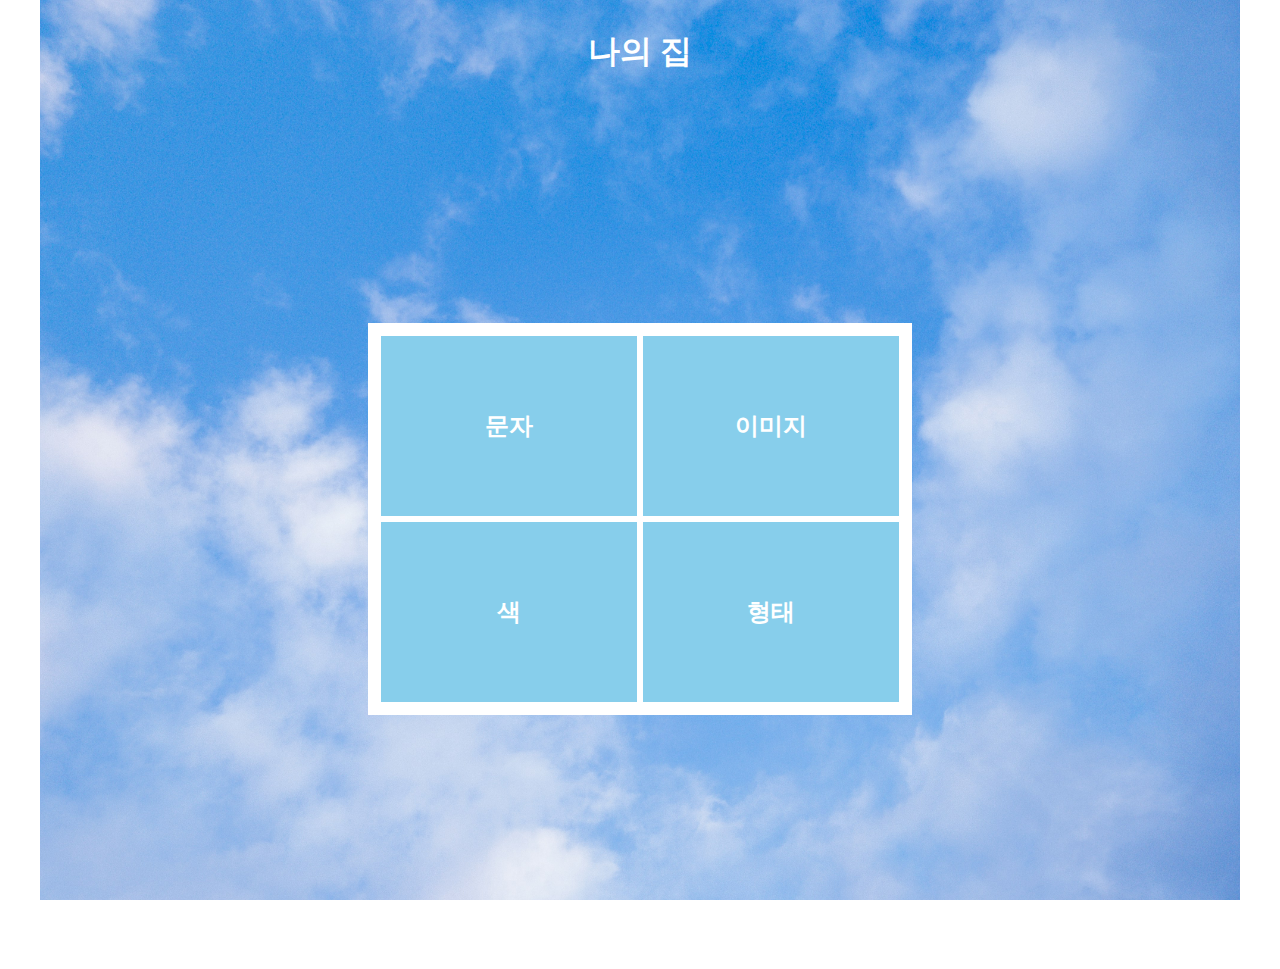
<file: index.html>
<!DOCTYPE html>
<html lang="ko">
	<head>
		<title>홈페이지</title>
		<meta charset="UTF-8">
		<meta name="viewport" content="width=device-width, initial-scale=1.0">
		<meta name="keywords" content="정치란 관점, 문자, 이미지, 색, 형태">
		<meta name="description" content="정치란 관점으로 바라본 김채영 웹사이트입니다.">
		<link rel="stylesheet" href="style.css">
	</head>
	<body>
		<h1>나의 집</h1>
		<article>
			<section>
				<ul>
					<li><a href="text.html"><h2>문자</h2></a></li>
					<li><a href="image.html"><h2>이미지</h2></a></li>
				</ul>
				<ul>
					<li><a href="color.html"><h2>색</h2></a></li>
					<li><a href="form.html"><h2>형태</h2></a></li>
				</ul>
			</section>
		</article>
	</body>
</html>
</file>
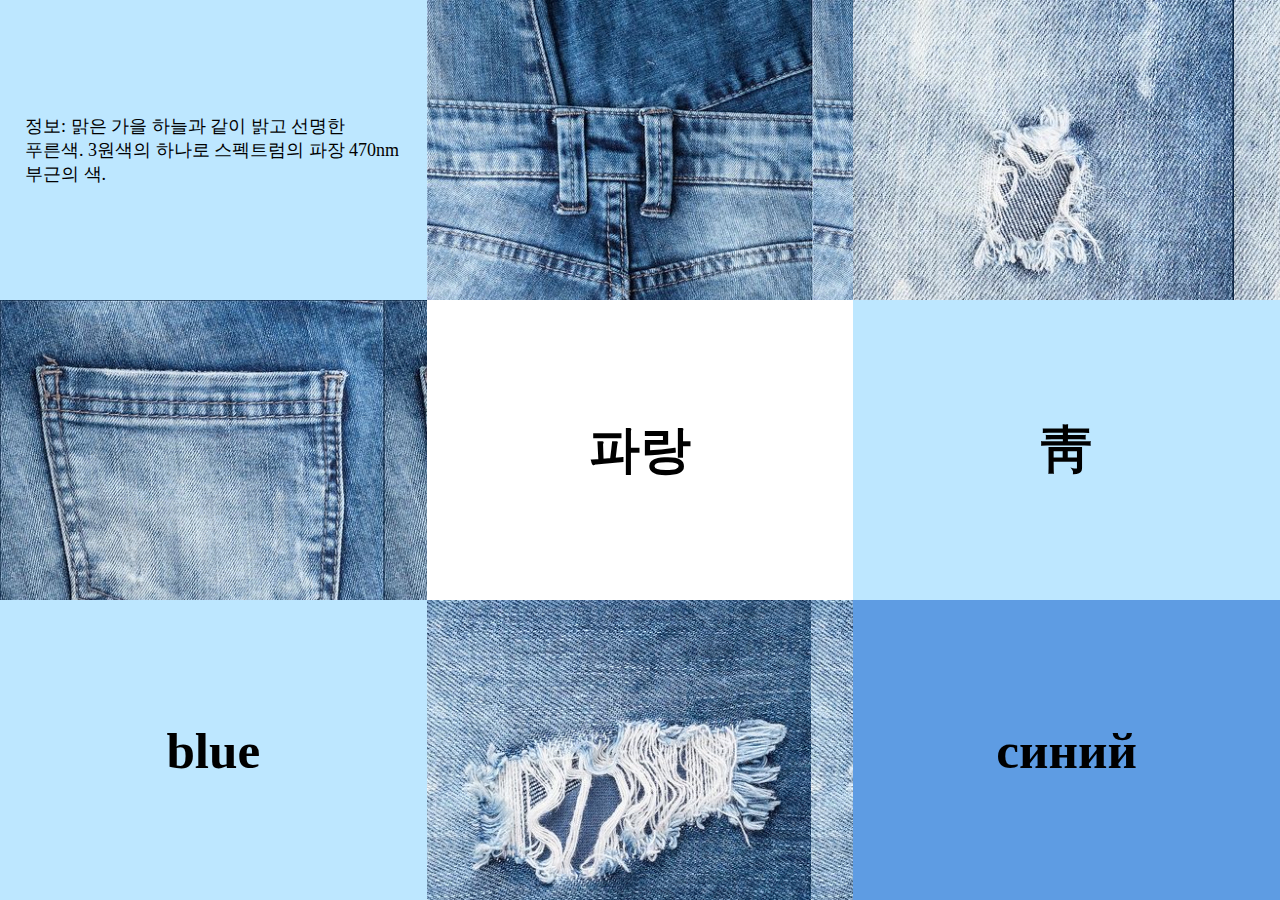
<file: color.html>
<!DOCTYPE html>
<html lang="ko">
	<head>
		<title>색</title>
		<meta charset="UTF-8">
		<meta name="viewport" content="width=device-width, initial-scale=1.0">
		<meta name="keywords" content="색">
		<meta name="description" content="내가 바라본 색 웹사이트입니다.">
		<link rel="stylesheet" href="style c.css">
	</head>
	<body>

		<article>
			<section class="se1">
				<h2 class="h21">أزرق</h2>
				<p class="p1">정보: 맑은 가을 하늘과 같이 밝고 선명한 푸른색.
					3원색의 하나로 스펙트럼의 파장 470nm 부근의 색.</p>
			</section>
			<section class="se2">
				<img class="img1" src="img/happy.jpeg" width="100%" height="300vh">
				<img class="img1" src="img/wundongjang.jpeg" width="300vw" height="300vh">
				<img class="img1" src="img/bus.jpeg" width="300vw" height="300vh">
			</section>
			<section class="se3">
				<img class="img2" src="img/ibk.jpeg" width="300vw" height="300vh">
				<img class="img2" src="img/ibk.jpeg" width="300vw" height="300vh">
				<img class="img2" src="img/ibk.jpeg" width="300vw" height="300vh">
				<img class="img2" src="img/allerman.jpeg" width="300vw" height="300vh">
				<img class="img2" src="img/cleaning.jpeg" width="300vw" height="300vh">
			</section>
		</article>
		<article>
			<section class="se4">
				<img class="img3" src="img/dtro.jpeg" width="300vw" height="300vh">
				<img class="img3" src="img/eyes.jpeg" width="300vw" height="300vh">
				<img class="img3" src="img/dtro.jpeg" width="300vw" height="300vh">
				<img class="img3" src="img/v.jpeg" width="300vw" height="300vh">
			</section>
			<section class="se5">
				<h2 class="p2">파랑</h2>
			</section>
			<section class="se6">
				<h2>靑</h2>
				<p class="p1">색의 상징: 파란색에서는 강인함과 신뢰감이 느껴진다. 금융, 기술, 병원 로고에서 자주 사용된다. </p>
				<p class="p1">파란색은 평온하고 고요한 느낌을 주기 때문에 건강 및 웰빙 브랜드뿐에도 사용된다.</p>
			</section>
		</article>
		<article>
			<section class="se7">
				<h2>blue</h2>
				<p class="p1">색과 성별: 현재 대부분의 여자 화장실은 빨간색, 남자화장실은 파란색으로 표시하고 있다.</p>
				<p class="p1">원래 동양권에서의 파란색은 음양 중 음, 즉 여성을 대표하며 여자를 상징하는 색이었다고 한.</p>
			</section>
			<section class="se8">
				<img class="img4" src="img/girlboy.jpeg" width="300vw" height="300vh">
				<img class="img4" src="img/girlboy.jpeg" width="300vw" height="300vh">
				<img class="img4" src="img/happy.jpeg" width="300vw" height="300vh">
			</section>
			<section class="se9">
				<h2>синий</h2>
				<p class="p1">색의 역사: 한국에서는 예부터 초록 ·남 ·곤 등의 총칭으로서 청(靑:파랑)으로 흔히 써왔다. 이것은 중국에서 청(靑) ·적(赤) ·황(黃) ·백(白) ·흑(黑) 5색을 정색(正色)으로 삼았던 사상을 이어받은 것이다. </p>
			</section>
		</article>
	</body>
</html>
</file>
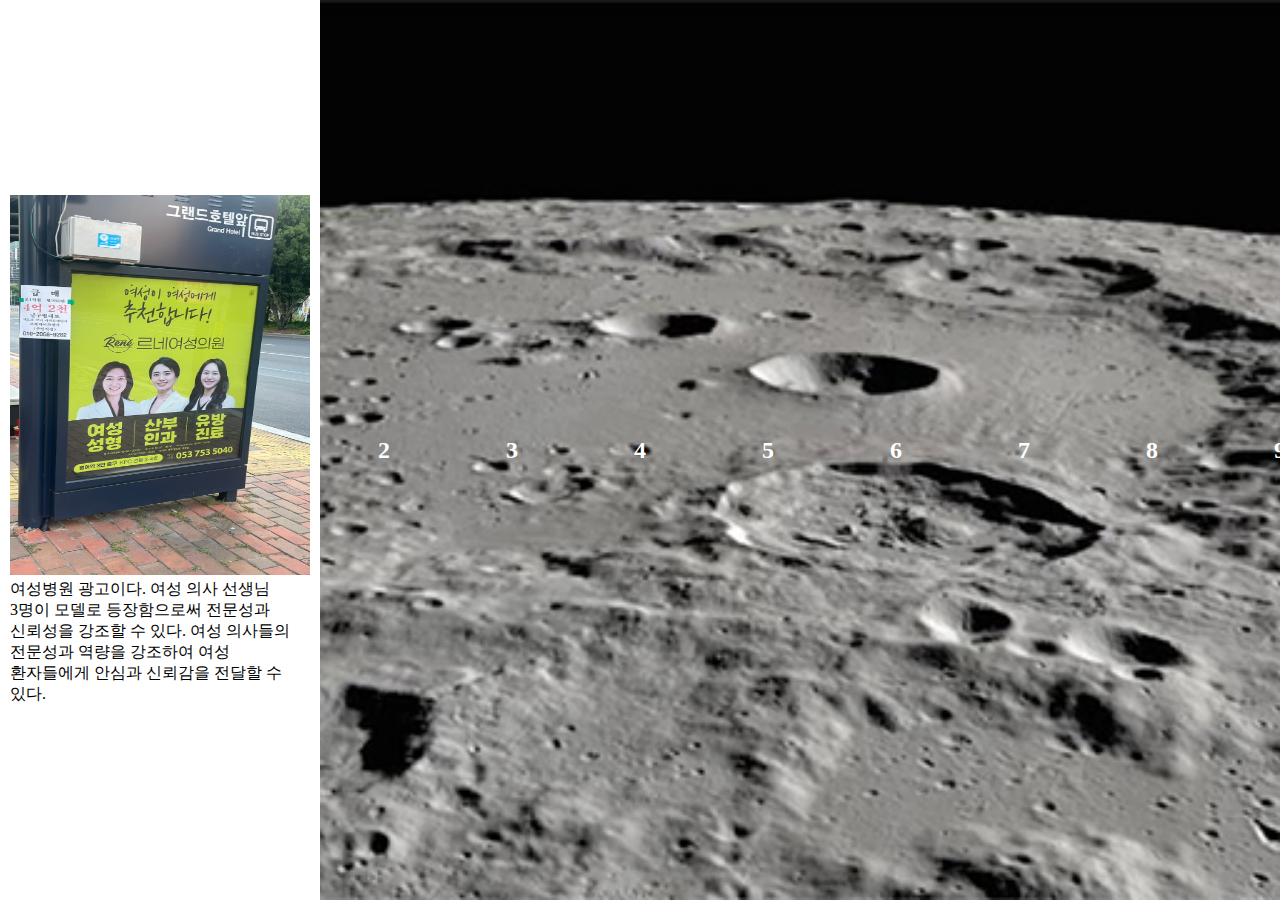
<file: image.html>
<!DOCTYPE html>
<html lang="ko">
	<head>
		<title>이미지</title>
		<meta charset="UTF-8">
		<meta name="viewport" content="width=device-width, initial-scale=1.0">
		<meta name="keywords" content="이미지">
		<meta name="description" content="내가 바라본 이미지 웹사이트입니다.">
		<link rel="stylesheet" href="style 3.css">
	</head>
	<body>

		<article>
			<section class="se1">
				<div>
					<h2 class="h1">1</h2>
					<p class="p1"><img src="img/woman.jpeg" width="300" height="380">여성병원 광고이다. 여성 의사 선생님 3명이 모델로 등장함으로써 전문성과 신뢰성을 강조할 수 있다. 여성 의사들의 전문성과 역량을 강조하여 여성 환자들에게 안심과 신뢰감을 전달할 수 있다.</p>
				</div>
			</section>
			<section class="se1">
				<div>
					<h2 class="h2">2</h2>
					<p class="p1"><img src="img/hospital.jpeg" width="300" height="380">남자 의사가 환자에게 주사를 놓는다. 의사는 남성일 필요가 없으며, 환자 역시 특정 성별에 제한되어서도 안된다. 사진은 성별에 대한 고정 관념을 깨는 데 기여할 수 있어야 한다.</p>
				</div>
			</section>
			<section class="se1">
				<div>
					<h2 class="h3">3</h2>
					<p class="p1"><img src="img/health.jpeg" width="300" height="380">헬스장 광고는 종종 건강, 활기찬 삶의 이미지를 전달하기 위해 설계된다. 여기는 외국인 모델을 사용했다. 한국에 있는 헬스장 광고인데 왜 한국인 모델을 쓰지 않았을까 생각이 들었다.</p>
				</div>
			</section>
			<section class="se1">
				<div>
					<h2 class="h4">4</h2>
					<p class="p1"><img src="img/onetwo.jpeg" width="300" height="380">경찰서 앞에 붙어 있던 광고이다. 배트맨은 슈퍼 히어로와 영웅의 대명사와도 같은 캐릭터이다. 근데 생각해보면 여성 영웅은 거의 없다. 이것은 성 역할에 대한 고정 관념이라고 생각한다.</p>
				</div>
			</section>
			<section class="se1">
				<div>
					<h2 class="h5">5</h2>
					<p class="p1"><img src="img/help.jpeg" width="300" height="380">대한적십자사의 광고에 사용된 아기 사진은 가족과 사랑의 상징으로 사용될 수 있다. 아기는 보통 가족의 행복과 안전을 상징하는데, 대한적십자사의 미션과 부합하다. 이를 통해 대한적십자사의 메시지가 더욱 강조되고 인상 깊게 전달될 수 있다.</p>
				</div>
			</section>
			<section class="se1">
				<div>
					<h2 class="h6">6</h2>
					<p class="p1"><img src="img/teeth.jpeg" width="300" height="380">임플란트 광고이다. 치과 광고를 보면 항상 어르신들의 사진이 함께 붙어있다. 특히 임플란트를 광고하는 거라면 더욱 그렇다. 이는 일반적으로 노인들이 치아 문제와 관련된 치료나 치아 보존에 대한 관심이 많기 때문이다. 노인 모델을 사용함으로써 현실 세계에서의 사용성을 반영할 수 있다.</p>
				</div>
			</section>
			<section class="se1">
				<div>
					<h2 class="h7">7</h2>
					<p class="p1"><img src="img/goodman.jpeg" width="300" height="380">안경 낀 의사가 팔을 꼰 자세로 있다. 안경 하나만으로도 똑부러진 느낌을 준다. 광고에 남자 의사를 쓴 것은 보편적이라고 생각한다.</p>
				</div>
			</section>
			<section class="se1">
				<div>
					<h2 class="h8">8</h2>
					<p class="p1"><img src="img/police.jpeg" width="300" height="380">경찰의 남녀 비율이 남자가 많다. 이는 성 역할 고정 관념과 문화적 편견을 기여할 수 있다. 그러나 사회적인 변화와 다양성을 존중하는 관점을 반영하여 여성 경찰을 더욱 포함시키는 노력이 필요다.</p>

				</div>
			</section>
			<section class="se1">
				<div>
					<h2 class="h9">9</h2>
					<p class="p1"><img src="img/fashion.jpeg" width="300" height="380">모델답게 옷을 걸쳐도 말라보이는 게 티가 난다. 사진 속 모델의 모습이 우울해보인다. 미의 기준에 맞추려고 애쓰는 느낌이 났다.</p>
				</div>
			</section>
			<section class="se1">
				<div>
					<h2 class="h10">10</h2>
					<p class="p1"><img src="img/knockknock.jpeg" width="300" height="380">픽토그램은 복잡한 메시지를 간결하고 직관적으로 전달할 수 있다. 단순화한 그림과 같이 있어 이해를 도운다.</p>
				</div>
			</section>

		</article>
	</body>
</html>
</file>
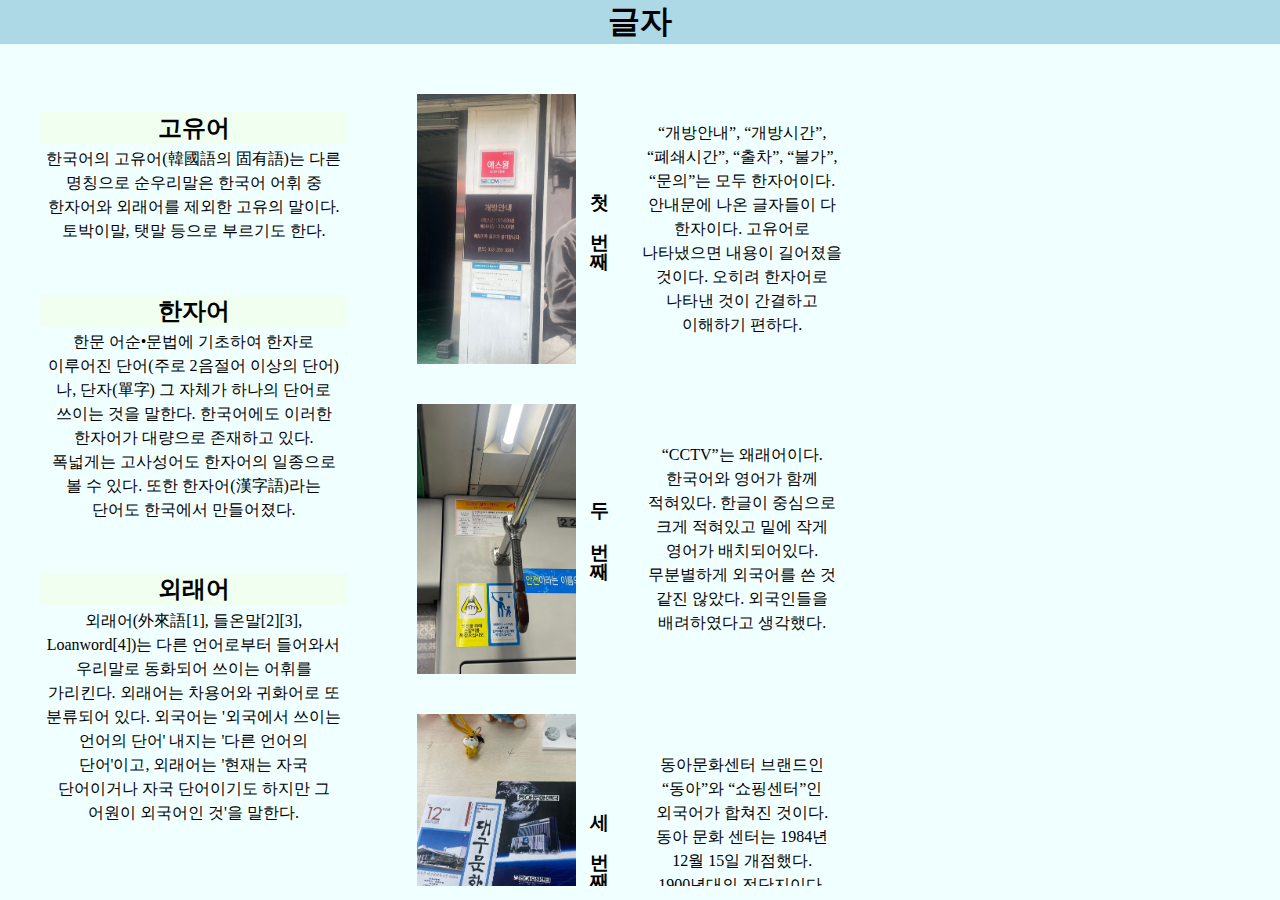
<file: text.html>
<!DOCTYPE html>
<html lang="ko">
	<head>
		<title>글자</title>
		<meta charset="UTF-8">
		<meta name="viewport" content="width=device-width, initial-scale=1.0">
		<meta name="keywords" content="글자">
		<meta name="description" content="내가 바라본 글자 웹사이트입니다.">
		<link rel="stylesheet" href="style 2.css">
	</head>
	<body>
		<header>
			<h1>글자</h1>
		</header>
		<article>
			<section class="s1">
				<div class="d3">
					<h2>고유어</h2>
					<p class="p1">한국어의 고유어(韓國語의 固有語)는 다른 명칭으로 순우리말은 한국어 어휘 중 한자어와 외래어를 제외한 고유의 말이다. 토박이말, 탯말 등으로 부르기도 한다.</p>
				</div>
				<div class="d3">
					<h2>한자어</h2>
					<p class="p1">한문 어순•문법에 기초하여 한자로 이루어진 단어(주로 2음절어 이상의 단어)나, 단자(單字) 그 자체가 하나의 단어로 쓰이는 것을 말한다. 한국어에도 이러한 한자어가 대량으로 존재하고 있다. 폭넓게는 고사성어도 한자어의 일종으로 볼 수 있다. 또한 한자어(漢字語)라는 단어도 한국에서 만들어졌다.</p>
				</div>
				<div class="d3">
					<h2>외래어</h2>
					<p class="p1">외래어(外來語[1], 들온말[2][3], Loanword[4])는 다른 언어로부터 들어와서 우리말로 동화되어 쓰이는 어휘를 가리킨다. 외래어는 차용어와 귀화어로 또 분류되어 있다.
					외국어는 '외국에서 쓰이는 언어의 단어' 내지는 '다른 언어의 단어'이고, 외래어는 '현재는 자국 단어이거나 자국 단어이기도 하지만 그 어원이 외국어인 것'을 말한다.</p>
				</div>
			</section>

			<section class="s2">
				<div class="d1">
					<img src="img/open.jpeg" width="300" height="380">
					<div class="d2">
						<h3 class="h1">첫 번째</h3>
						<p class="p2">“개방안내”, “개방시간”, “폐쇄시간”, “출차”, “불가”, “문의”는 모두 한자어이다. 안내문에 나온 글자들이 다 한자이다. 고유어로 나타냈으면 내용이 길어졌을 것이다. 오히려 한자어로 나타낸 것이 간결하고 이해하기 편하다.</p>
					</div>
				</div>
				<div class="d1">
					<img src="img/cctv.jpeg" width="300" height="380">
					<div class="d2">
						<h3 class="h1">두 번째</h3>
						<p class="p2">“CCTV”는 왜래어이다. 한국어와 영어가 함께 적혀있다. 한글이 중심으로 크게 적혀있고 밑에 작게 영어가 배치되어있다. 무분별하게 외국어를 쓴 것 같진 않았다. 외국인들을 배려하였다고 생각했다.</p>
					</div>
				</div>
				<div class="d1">
					<img src="img/donga.jpeg" width="300" height="380">
					<div class="d2">
						<h3 class="h1">세 번째</h3>
						<p class="p2">동아문화센터 브랜드인 “동아”와 “쇼핑센터”인 외국어가 합쳐진 것이다. 동아 문화 센터는 1984년 12월 15일 개점했다. 1900년대의 전단지이다. 옛날 전단인 만큼 요새는 보기 힘든 글씨체이다.</p>
					</div>
				</div>
				<div class="d1">
					<img src="img/knockknock.jpeg" width="300" height="380">
					<div class="d2">
						<h3 class="h1">네 번째</h3>
						<p class="p2">“welcome to petzone”는 외국어, “아기가 자고 있어요”는 고유어, “노크”는 외래어, “반려동물”은 한자어이다. 픽토그램은 복잡한 메시지를 간결하고 직관적으로 전달할 수 있다. 여러 언어를 사용해서 사용자를 늘린 수 있.</p>
					</div>
				</div>
				<div class="d1">
					<img src="img/inggo.jpeg" width="300" height="380">
					<div class="d2">
						<h3 class="h1">다섯 번째</h3>
						<p class="p2">“결혼”, “무료상담”, “성혼”, “책임관리”는 한자어이다. “잉꼬”는 일본어이다. 잉꼬는 앵무새의 일본 발음이다. 금실 좋은 새는 원앙이 맞지만, 어쩐 일인지 한국에서는 ‘앵무새 부부’로 불리고 있는 것이라고 한다. 아직까지 우리나라 말이 일본어에서 완전히 독립하지 못한 부끄러운 단면이다.</p>
					</div>
				</div>
				<div class="d1">
					<img src="img/warning.jpeg" width="300" height="380">
					<div class="d2">
						<h3 class="h1">여섯 번째</h3>
						<p class="p2">“손”과 “문”은 고유어, “자동”과 “승•하차”는 한자어이다. 금지 안내판답게 빨간색과 검은색으로 이루어져있다. ‘문은 자동으로’, ‘닫힘 안내방송 후 승하차 시도’를 굵은 글자로 나타나있다. 위험하다는 것을 더 강조했으면 좋겠다.</p>
					</div>
				</div>
				<div class="d1">
					<img src="img/sum.jpeg" width="300" height="380">
					<div class="d2">
						<h3 class="h1">일곱 번째</h3>
						<p class="p2">“비염”, “만성기침”, “천식”, “기흉” 은 한자어이다. “숨”, “편한”은 고유어이다. “COPD는” 외래어이다. 의학 관련 말인 만큼 고유어가 많이 안 쓰였다. 근데 밑에 설명글이 고유어로 적혀있어 이해를 도왔다.</p>
					</div>
				</div>
				<div class="d1">
					<img src="img/campaign.jpeg" width="300" height="380">
					<div class="d2">
						<h3 class="h1">여덟 번째</h3>
						<p class="p2">“사랑”은 고유어, “헌혈”은 한자어, “캠페인”은 외래어이다. 사랑의 헌혈을 피와 관련된 빨간색으로 나타냈다. 고유어, 한자어, 외래어를 다양하게 썼지만 대부분 많이 쓰는 말이라 해석하는 데 문제는 없다.</p>
					</div>
				</div>
				<div class="d1">
					<img src="img/onlyyou.jpeg" width="300" height="380">
					<div class="d2">
						<h3 class="h1">아홉 번째</h3>
						<p class="p2">“기대”, “압박감”, “긴장감”은 모두 고유어이자 한자어이다. 고유어이면서 한자어인 단어는 한국어 표현의 다양성과 깊이를 높인다. 그리고 그 자체로 깊은 의미를 담고 있다. </p>
					</div>
				</div>
				<div class="d1">
					<img src="img/anna.jpeg" width="300" height="380">
					<div class="d2">
						<h3 class="h1">열 번째</h3>
						<p class="p2">“안내”는 고유어, “렌즈”는 외래어, “삽입술”은 한자어이다. 고유어, 외래어, 한자어를 혼용함으로써 한국어의 문화적인 특성과 다른 언어와의 연결고리를 형성할 수 있다.</p>
					</div>
				</div>
			</section>
		</article>
	</body>
</html>
</file>
<file: style.css>
* {
	margin: 0;
	padding: 0;
}

body {
	background-image: url("img/sky.jpg");
	background-repeat: no-repeat;
	background-attachment: fixed;
	background-position: center;
	background-size: 100vw auto;
}

h1 {
	text-align: center;
	padding: 30px;
	height: 1vh;
	color: white;
}

section {
	border: 10px solid white;
}

ul {
	list-style-type: none;
	display: flex;
	flex-direction: row;
}

li {
	width: 20vw;
	height: 20vh;
	background-color: skyblue;
	display: flex;
	align-items: center;
	justify-content: center;
	border: 3px solid white;
}
li:hover {
	opacity: .5;
}

article {
	display: grid;
	place-items: center;
	min-height: 100vh;
}

a {
	color: white;
	text-decoration-line: none;
}

@media screen and (max-aspect-ratio: 5114/3409) {
	body {
		background-size: auto 100vh;
	}
}
</file>
<file: style c.css>
@media screen and (max-width: 900px) {
	body {
		background-size: auto 100vh;
		padding: 500;
	}
}

* {
	padding: 0;
	margin: 0;
	box-sizing: border-box;
	word-break: keep-all;
}

h2 {
	font-size: 4vw;
	cursor: pointer;
	display: flex;
	justify-content: center;
	align-items: center;
	position: absolute;
	width: calc(100vw / 3);
	height: calc(100vh / 3);
}
h2:hover:not(.p2) {
	opacity: 0;
}


article {
	display: flex;
	flex-direction: row;
}

section {
	display: flex;
	justify-content: center;
	align-items: center;
	width: calc(100vw / 3);
	height: calc(100vh / 3);
}

p {
	font-size: 2vh;
	padding: 25px;
	word-wrap: break-word;
	justify-content: center;
	align-items: center;
}

.p1 {
	opacity: 0;
	align-items: center;
	justify-content: center;
	color: white;
}
.p1:hover {
	opacity: 0;
}

.se1 {
	background-color: rgb(189, 231, 255);
}
.se1:hover .p1 {
	color: black;
	opacity: 1;

}

.se3:hover .p1 {
	color: black;
	opacity: 1;
}
.se4:hover .p1 {
	color: black;
	opacity: 1;
}
.se5:hover .p1 {
	color: black;
	opacity: 1;
}
.se6:hover .p1 {
	color: black;
	opacity: 1;
}
.se7:hover .p1 {
	color: black;
	opacity: 1;
}
.se8:hover .p1 {
	color: black;
	opacity: 1;
}
.se9:hover .p1 {
	color: black;
	opacity: 1;
}

.se2 {
	display: flex;
	flex-direction: column;
	background-image: url("img/ni.jpg");
	width: calc(100vw / 3);
	height: calc(100vh / 3);
	overflow: scroll;
}
.se2:hover {
	width: calc(100vw / 3);
	height: calc(100vh / 3);
}

.se2:hover .img1 {
	opacity: 1;
}
.se3:hover .img2 {
	opacity: 1;
}
.se4:hover .img3 {
	opacity: 1;
}
.se8:hover .img4 {
	opacity: 1;
}

.img1 {
	opacity: 0;
}
.img2 {
	opacity: 0;
}
.img3 {
	opacity: 0;
}
.img4 {
	opacity: 0;
}

.se3 {
	display: flex;
	flex-direction: column;
	overflow: scroll;
	background-image: url("img/de.jpg");
}

.se3:hover {
	background-image: url("img/de.jpg");
}

.se4 {
	display: flex;
	flex-direction: column;
	overflow: scroll;
	background-image: url("img/m.jpg");
}
.se4:hover {
	background-image: url("img/m.jpg");
}

.se6 {
	background-color: rgb(189, 231, 255);
}

.se7 {
	background-color: rgb(189, 231, 255);
}

.se8 {
	display: flex;
	flex-direction: column;
	overflow: scroll;
	background-image: url("img/denim.jpg");
}
.se8:hover {
	background-image: url("img/denim.jpg");
}
.se9 {
	background-color: rgb(94, 156, 227);

}

img {
	width: 100%;
}
</file>
<file: style 3.css>
* {
	padding: 0;
	margin: 0;
	box-sizing: border-box;
	word-break: keep-all;

}

body {
	background-image: url("moon.jpeg");
	background-repeat: no-repeat;
	background-attachment: fixed;
	background-position: center;
	background-size: 100vw auto;
}


@media screen and (max-aspect-ratio: 3/2) {
	body {
		background-size: auto 100vh;
	}
}

article {
	display: flex;
	color: white;
}

section {
	width: calc(100vw / 10);
	height: 100vh;
	display: flex;
	align-items: center;
	justify-content: center;
	transition: 0.8s;
}
section:hover {
	width: 80%;
	background-color: white;
}
section:hover h2 {
	opacity: 0;
}

h2 {
	position: absolute;
}


div {
	display: flex;
	flex-direction: column;
	justify-content: center;
	align-items: center;
}

.p1 {
	opacity: 0;
	align-items: center;
	justify-content: center;
	color: white;
	padding: 10px;
}

.se1:hover .p1 {
	color: black;
	opacity: 1;
}
</file>
<file: style 2.css>
* {
	word-break: keep-all;
	margin: 0;
	padding: 0;
}

body {
	background-color: azure;
}

h1 {
	background-color: lightblue;
	text-align: center;	
}

h2 {
	background-color: honeydew;
	text-align: center;
}

h3 {
	text-orientation: upright;
	writing-mode: vertical-rl;
	text-align: center;
	margin-bottom: 20px;
	margin-right: 30px;
}

article {
	padding: 10px;
	display: flex;
	justify-content: flex-start;
}

section {
	padding: 20px;
	align-items: center;
	text-align: center ;
	height: 88vh;

}

div {
	margin: 10px;
}

.s1 {
	display: flex;
	flex-direction: column;
	justify-content: space-evenly;
	align-items: center;
}
.s2 {
	display: flex;
	flex-direction: row;
	flex-wrap: wrap;
	width: 550vw;
	overflow: auto;
}

p {
	width: 300px;
}
.p1 {
	line-height: 1.5;
	text-orientation: upright;
	text-align: center;
	margin: 3.5px;
	background-color: azure;
}
.p2 {
	line-height: 1.5;
}

.d1 {
	display: flex;
	width: 34vW;
	margin: 20px;
}
.d2 {
	width: 20vw;
	display: flex;
	align-items: center;
	justify-content: center;

}

.d3 {
	display: flex;
	flex-direction: column;
	justify-content: space-evenly;
}




@media screen and (max-width: 900px) {
	article {
		display: flex;
		flex-direction: column;
		justify-content: flex-start;
		height: 90vh;

	}

	.s2 {
		flex-direction: column;
		justify-content: flex-start;
		width: auto;
		height: 110vh;
	}

	h1 {
		font-size: 28px;
	}
	h2 {
		font-size: 20px;
	}
	h3 {
		writing-mode: horizontal-tb;
	}
	.p1 {
		width: px;
		font-size: 15px;
	}

	.d3 {

	}
	.d2 {
		margin-left: 120px;
		align-items: center;
		flex-direction: column;
	}
	.d1 {
		width: 590px;
		height: 600px;
	}
	.p1 {
		width: 490px;
	}

	.s2 {
		display: flex;
		flex-direction: column;
		overflow-y: hidden;
}

	}

	img {
		width: 40vw;
		height: 30vh;
	}

}
</file>
